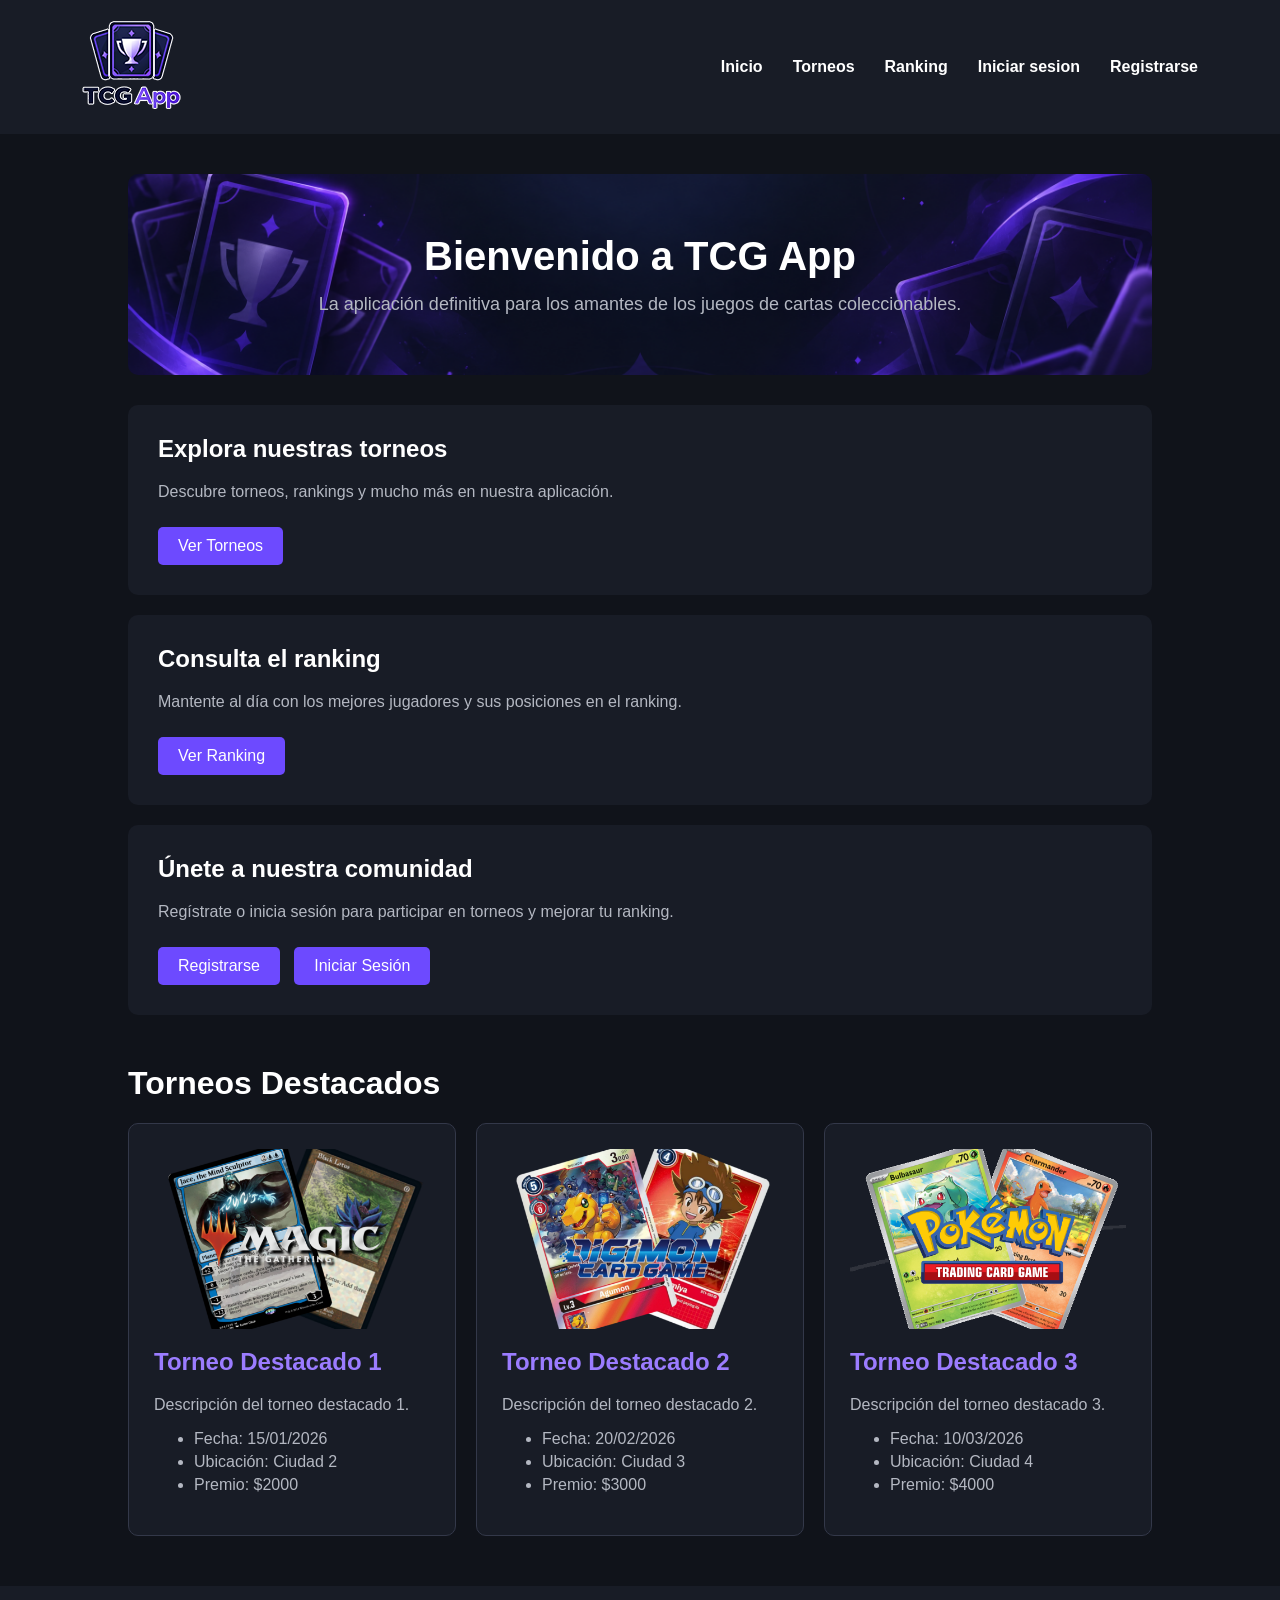
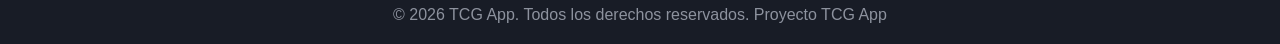
<file: pages/index.html>
<!DOCTYPE html>
<html lang="es">
<head>
    <meta charset="UTF-8">
    <meta name="viewport" content="width=device-width, initial-scale=1.0">
    <title>TCG App</title>
    <link rel="stylesheet" href="../css/stylesheet.css">
</head>
<body>
    <header>
        <nav class="navbar">
            <a href="index.html" class="logo"><img src="../assets/tcgapp_logo.png" alt="TCG App"></a>
            <ul class="nav-links">
                <li><a href="index.html">Inicio</a></li>
                <li><a href="torneos/torneos.html">Torneos</a></li>
                <li><a href="ranking/ranking.html">Ranking</a></li>
                <li><a href="auth/login.html">Iniciar sesion</a></li>
                <li><a href="auth/registro.html">Registrarse</a></li>
            </ul>
        </nav>
    </header>

    <main>
        <div class="hero-content">
            <h1 class="hero-title">Bienvenido a TCG App</h1>
            <p class="hero-text">La aplicación definitiva para los amantes de los juegos de cartas coleccionables.</p>
        </div>
        <div class="main-content">
            <h2 class="main-title">Explora nuestras torneos</h2>
            <p class="main-text">Descubre torneos, rankings y mucho más en nuestra aplicación.</p>
            <a href="torneos/torneos.html" class="main-button">Ver Torneos</a>
        </div>
        <div class="main-content">
            <h2 class="main-title">Consulta el ranking</h2>
            <p class="main-text">Mantente al día con los mejores jugadores y sus posiciones en el ranking.</p>
            <a href="ranking/ranking.html" class="main-button">Ver Ranking</a>
        </div>
        <div class="main-content">
            <h2 class="main-title">Únete a nuestra comunidad</h2>
            <p class="main-text">Regístrate o inicia sesión para participar en torneos y mejorar tu ranking.</p>
            <a href="auth/registro.html" class="main-button">Registrarse</a>
            <a href="auth/login.html" class="main-button">Iniciar Sesión</a>
        </div>

        <div class="main-grid">
            <h1 class="main-title">Torneos Destacados</h1>
                <div class="tournament-list">                 
                    <article class="tournament-card">
                        <img src="../assets/torneo1.png" alt="Torneo Gundam" class="tournament-image">
                        <h2 class="main-title">Torneo Destacado 1</h2>
                        <p class="main-text">Descripción del torneo destacado 1.</p>
                        <ul class="main-list">
                            <li>Fecha: 15/01/2026</li>
                            <li>Ubicación: Ciudad 2</li>
                            <li>Premio: $2000</li>
                        </ul>
                    </article>
                    <article class="tournament-card">
                        <img src="../assets/torneo2.png" alt="Torneo Pokémon" class="tournament-image">
                        <h2 class="main-title">Torneo Destacado 2</h2>
                        <p class="main-text">Descripción del torneo destacado 2.</p>
                        <ul class="main-list">
                            <li>Fecha: 20/02/2026</li>
                            <li>Ubicación: Ciudad 3</li>
                            <li>Premio: $3000</li>
                        </ul>
                    </article>
                    <article class="tournament-card">
                        <img src="../assets/torneo3.png" alt="Torneo One Piece" class="tournament-image">
                        <h2 class="main-title">Torneo Destacado 3</h2>
                        <p class="main-text">Descripción del torneo destacado 3.</p>
                        <ul class="main-list">
                            <li>Fecha: 10/03/2026</li>
                            <li>Ubicación: Ciudad 4</li>
                            <li>Premio: $4000</li>
                        </ul>
                    </article>
                </div>
        </div>

    </main>
    <footer>
        <p>&copy; 2026 TCG App. Todos los derechos reservados. Proyecto TCG App</p>
    </footer>
</body>
</html>
</file>
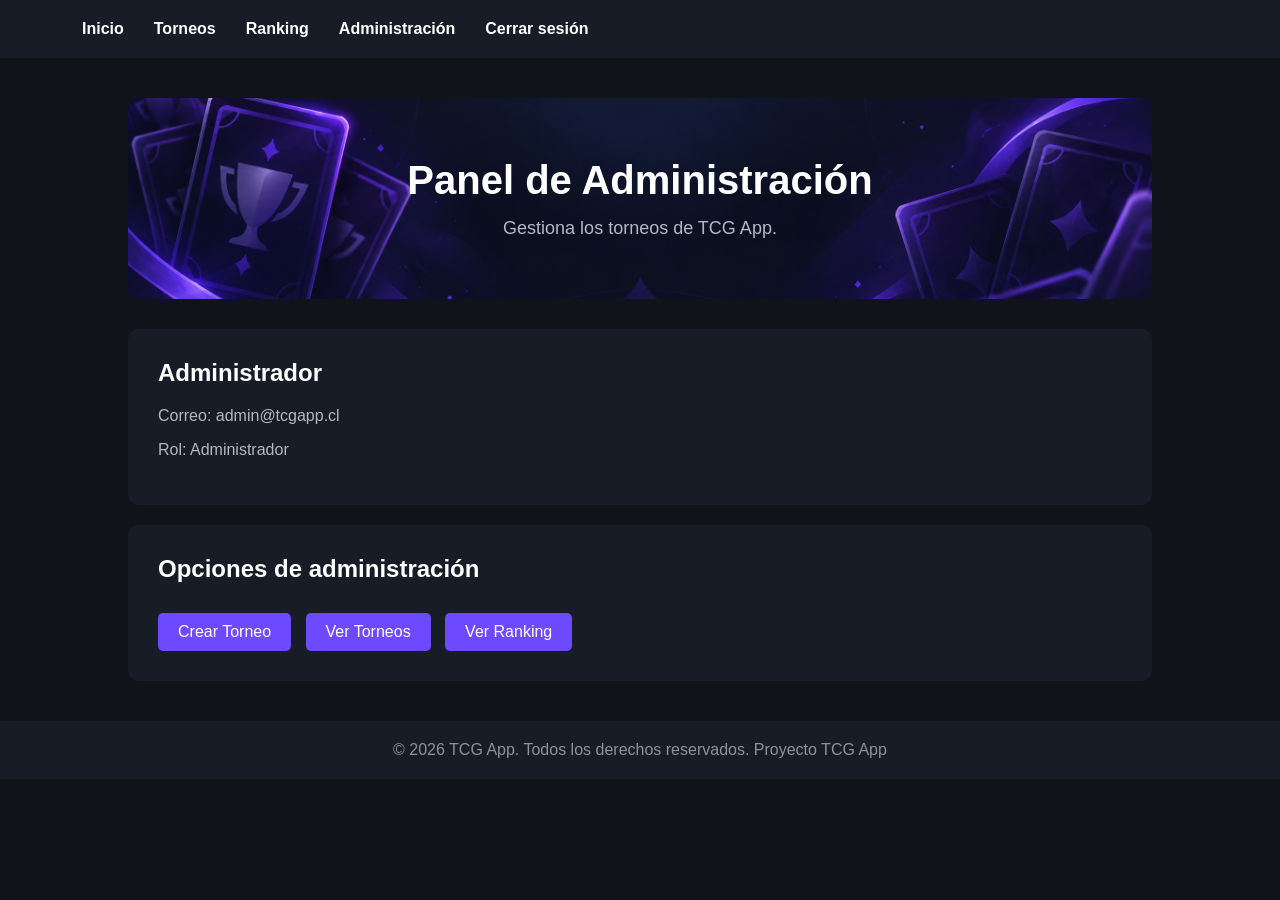
<file: pages/admin/admin.html>
<!DOCTYPE html>
<html lang="es">
<head>
    <meta charset="UTF-8">
    <meta name="viewport" content="width=device-width, initial-scale=1.0">
    <title>Administrador - TCG App</title>
    <link rel="stylesheet" href="../../css/stylesheet.css">
</head>
<body>
    <header>
        <nav class="navbar">
            <ul class="nav-links">
                <li><a href="../index.html">Inicio</a></li>
                <li><a href="../torneos/torneos.html">Torneos</a></li>
                <li><a href="../ranking/ranking.html">Ranking</a></li>
                <li><a href="admin.html">Administración</a></li>
                <li><a href="../auth/login.html">Cerrar sesión</a></li>
            </ul>
        </nav>
    </header>

    <main>
        <div class="hero-content">
            <h1 class="hero-title">Panel de Administración</h1>
            <p class="hero-text">Gestiona los torneos de TCG App.</p>
        </div>

        <div class="main-content">
            <h2 class="main-title">Administrador</h2>
            <p class="main-text">Correo: admin@tcgapp.cl</p>
            <p class="main-text">Rol: Administrador</p>
        </div>

        <div class="main-content">
            <h2 class="main-title">Opciones de administración</h2>
            <a href="crear-torneo.html" class="main-button">Crear Torneo</a>
            <a href="../torneos/torneos.html" class="main-button">Ver Torneos</a>
            <a href="../ranking/ranking.html" class="main-button">Ver Ranking</a>
        </div>
    </main>

    <footer>
        <p>&copy; 2026 TCG App. Todos los derechos reservados. Proyecto TCG App</p>
    </footer>
</body>
</html>
</file>
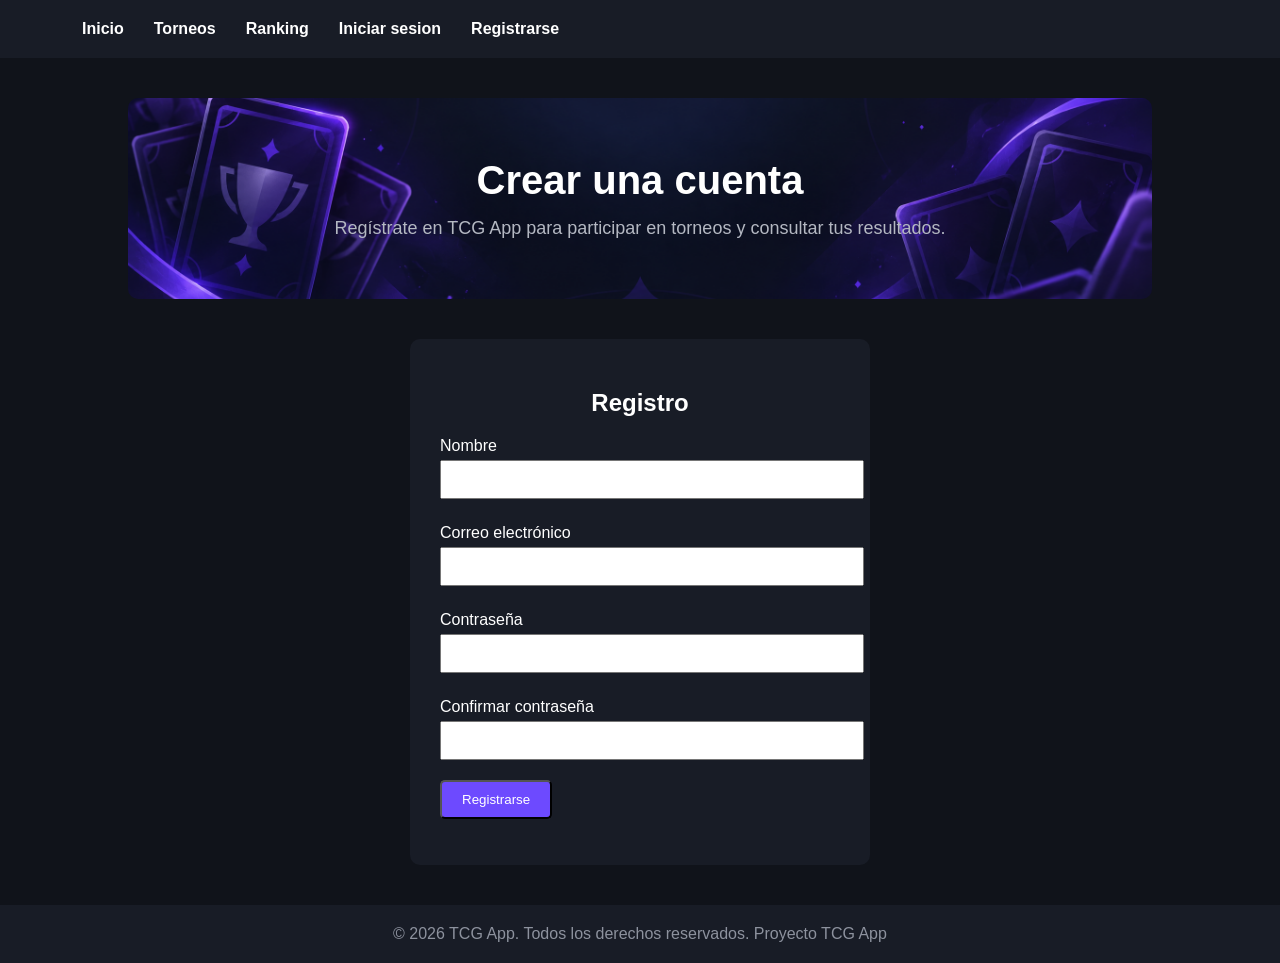
<file: pages/auth/registro.html>
<!DOCTYPE html>
<html lang="es">
<head>
    <meta charset="UTF-8">
    <meta name="viewport" content="width=device-width, initial-scale=1.0">
    <title>Registro - TCG App</title>
    <link rel="stylesheet" href="../../css/stylesheet.css">
</head>
<body>
    <header>
        <nav class="navbar">
            <ul class="nav-links">
                <li><a href="../index.html">Inicio</a></li>
                <li><a href="../torneos/torneos.html">Torneos</a></li>
                <li><a href="../ranking/ranking.html">Ranking</a></li>
                <li><a href="login.html">Iniciar sesion</a></li>
                <li><a href="registro.html">Registrarse</a></li>
            </ul>
        </nav>
    </header>

    <main>
        <div class="hero-content">
            <h1 class="hero-title">Crear una cuenta</h1>
            <p class="hero-text">Regístrate en TCG App para participar en torneos y consultar tus resultados.</p>
        </div>

        <div class="login-content">
            <h2>Registro</h2>

            <form id="registro-form">
                <label for="nombre">Nombre</label>
                <input type="text" id="nombre" required>

                <label for="email">Correo electrónico</label>
                <input type="email" id="email" required>

                <label for="password">Contraseña</label>
                <input type="password" id="password" required>

                <label for="confirm-password">Confirmar contraseña</label>
                <input type="password" id="confirm-password" required>

                <button type="submit" class="main-button">Registrarse</button>

                <p id="registro-message"></p>
            </form>
        </div>
    </main>

    <footer>
        <p>&copy; 2026 TCG App. Todos los derechos reservados. Proyecto TCG App</p>
    </footer>

    <script src="../../js/script.js"></script>
</body>
</html>
</file>
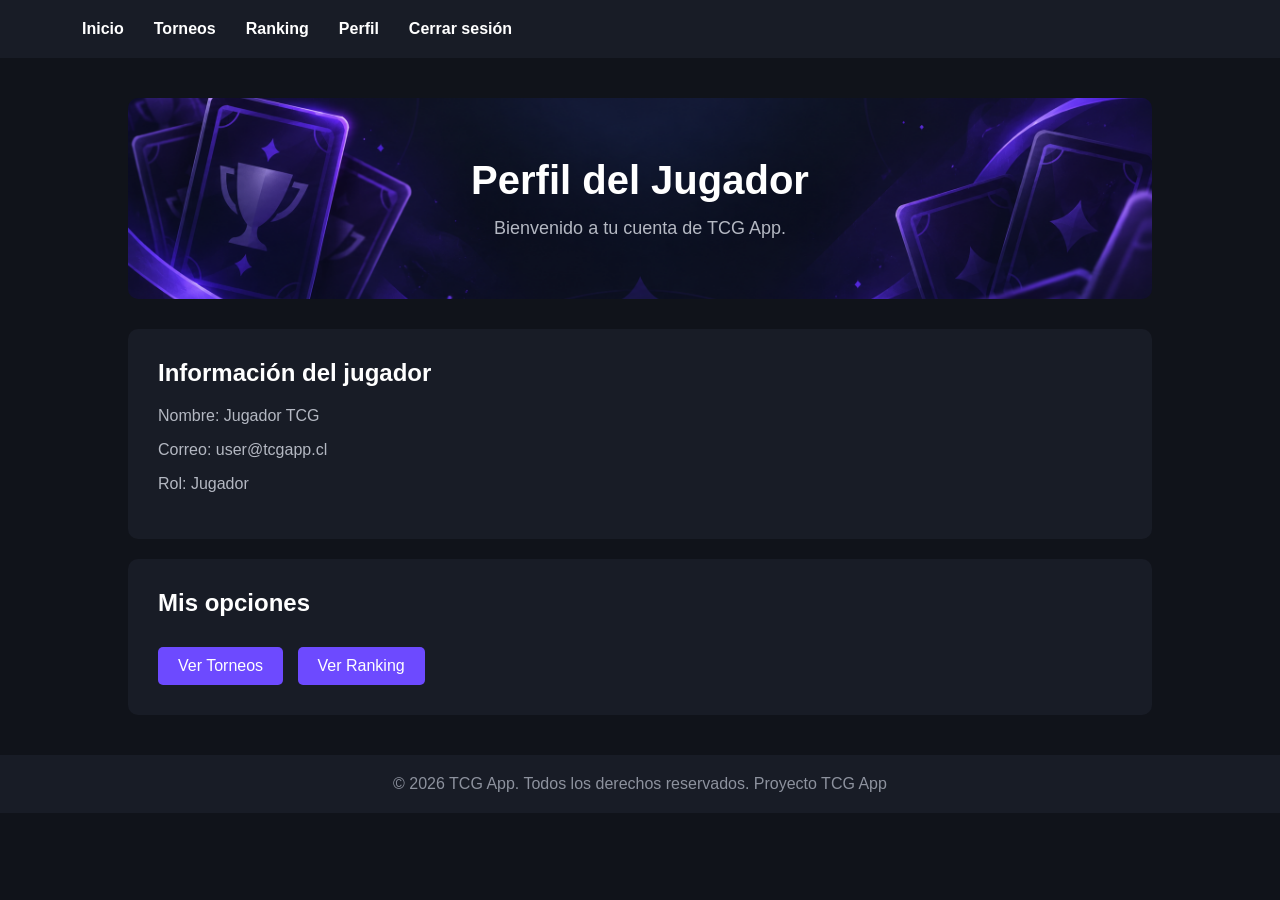
<file: pages/jugador/jugador.html>
<!DOCTYPE html>
<html lang="es">
<head>
    <meta charset="UTF-8">
    <meta name="viewport" content="width=device-width, initial-scale=1.0">
    <title>Perfil Jugador - TCG App</title>
    <link rel="stylesheet" href="../../css/stylesheet.css">
</head>
<body>
    <header>
        <nav class="navbar">
            <ul class="nav-links">
                <li><a href="../index.html">Inicio</a></li>
                <li><a href="../torneos/torneos.html">Torneos</a></li>
                <li><a href="../ranking/ranking.html">Ranking</a></li>
                <li><a href="perfil.html">Perfil</a></li>
                <li><a href="../auth/login.html">Cerrar sesión</a></li>
            </ul>
        </nav>
    </header>

    <main>
        <div class="hero-content">
            <h1 class="hero-title">Perfil del Jugador</h1>
            <p class="hero-text">Bienvenido a tu cuenta de TCG App.</p>
        </div>

        <div class="main-content">
            <h2 class="main-title">Información del jugador</h2>
            <p class="main-text">Nombre: Jugador TCG</p>
            <p class="main-text">Correo: user@tcgapp.cl</p>
            <p class="main-text">Rol: Jugador</p>
        </div>

        <div class="main-content">
            <h2 class="main-title">Mis opciones</h2>
            <a href="../torneos/torneos.html" class="main-button">Ver Torneos</a>
            <a href="../ranking/ranking.html" class="main-button">Ver Ranking</a>
        </div>
    </main>

    <footer>
        <p>&copy; 2026 TCG App. Todos los derechos reservados. Proyecto TCG App</p>
    </footer>
</body>
</html>
</file>
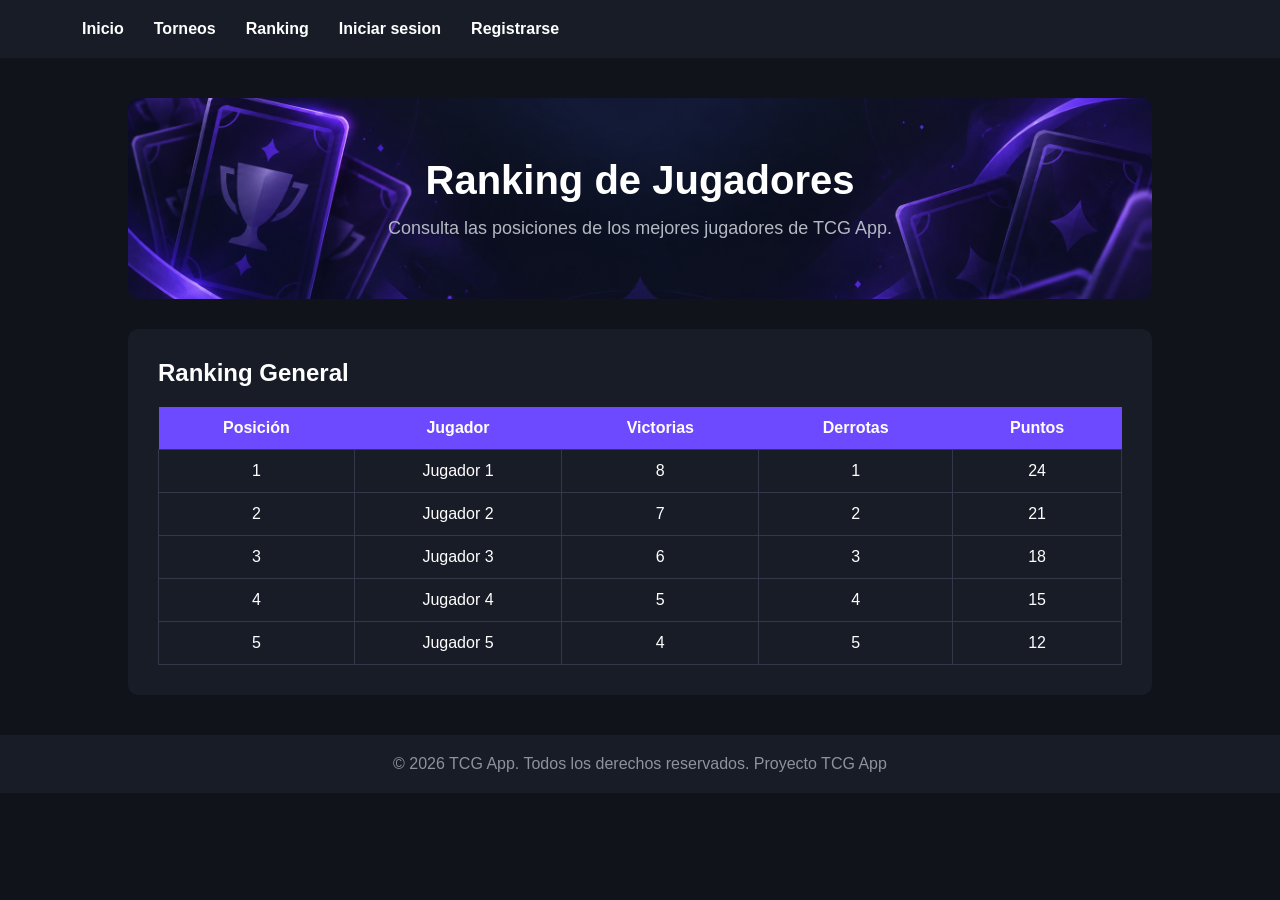
<file: pages/ranking/ranking.html>
<!DOCTYPE html>
<html lang="es">
<head>
    <meta charset="UTF-8">
    <meta name="viewport" content="width=device-width, initial-scale=1.0">
    <title>Ranking - TCG App</title>
    <link rel="stylesheet" href="../../css/stylesheet.css">
</head>
<body>
    <header>
        <nav class="navbar">
            <ul class="nav-links">
                <li><a href="../index.html">Inicio</a></li>
                <li><a href="../torneos/torneos.html">Torneos</a></li>
                <li><a href="ranking.html">Ranking</a></li>
                <li><a href="../auth/login.html">Iniciar sesion</a></li>
                <li><a href="../auth/registro.html">Registrarse</a></li>
            </ul>
        </nav>
    </header>

    <main>
        <div class="hero-content">
            <h1 class="hero-title">Ranking de Jugadores</h1>
            <p class="hero-text">Consulta las posiciones de los mejores jugadores de TCG App.</p>
        </div>

        <div class="main-content">
            <h2 class="main-title">Ranking General</h2>

            <table class="ranking-table">
                <thead>
                    <tr>
                        <th>Posición</th>
                        <th>Jugador</th>
                        <th>Victorias</th>
                        <th>Derrotas</th>
                        <th>Puntos</th>
                    </tr>
                </thead>

                <tbody>
                    <tr>
                        <td>1</td>
                        <td>Jugador 1</td>
                        <td>8</td>
                        <td>1</td>
                        <td>24</td>
                    </tr>

                    <tr>
                        <td>2</td>
                        <td>Jugador 2</td>
                        <td>7</td>
                        <td>2</td>
                        <td>21</td>
                    </tr>

                    <tr>
                        <td>3</td>
                        <td>Jugador 3</td>
                        <td>6</td>
                        <td>3</td>
                        <td>18</td>
                    </tr>

                    <tr>
                        <td>4</td>
                        <td>Jugador 4</td>
                        <td>5</td>
                        <td>4</td>
                        <td>15</td>
                    </tr>

                    <tr>
                        <td>5</td>
                        <td>Jugador 5</td>
                        <td>4</td>
                        <td>5</td>
                        <td>12</td>
                    </tr>
                </tbody>
            </table>
        </div>
    </main>

    <footer>
        <p>&copy; 2026 TCG App. Todos los derechos reservados. Proyecto TCG App</p>
    </footer>
</body>
</html>
</file>
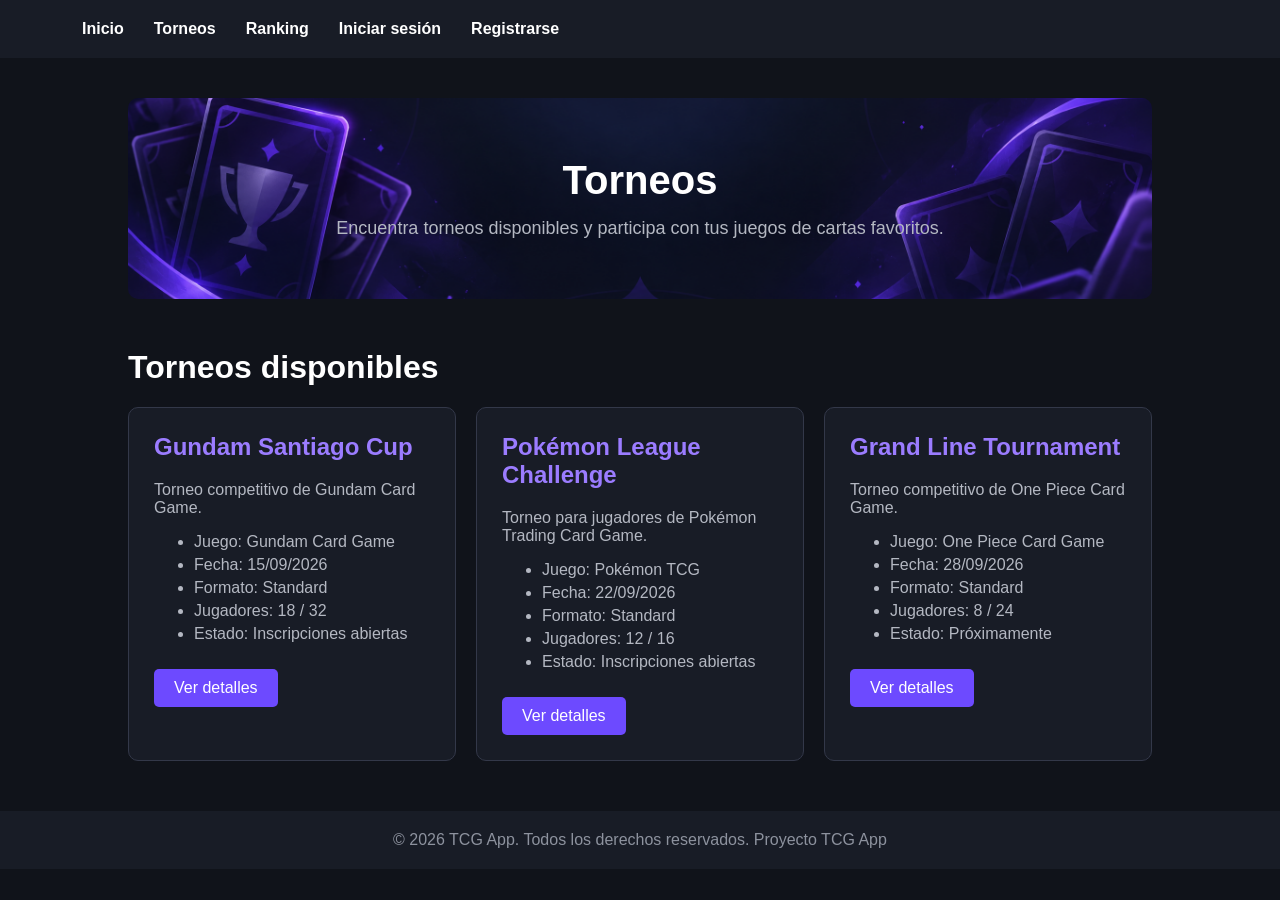
<file: pages/torneos/torneos.html>
<!DOCTYPE html>
<html lang="es">
<head>
    <meta charset="UTF-8">
    <meta name="viewport" content="width=device-width, initial-scale=1.0">
    <title>Torneos - TCG App</title>
    <link rel="stylesheet" href="../../css/stylesheet.css">
</head>
<body>
    <header>
        <nav class="navbar">
            <ul class="nav-links">
                <li><a href="../index.html">Inicio</a></li>
                <li><a href="torneos.html">Torneos</a></li>
                <li><a href="../ranking/ranking.html">Ranking</a></li>
                <li><a href="../auth/login.html">Iniciar sesión</a></li>
                <li><a href="../auth/registro.html">Registrarse</a></li>
            </ul>
        </nav>
    </header>

    <main>
        <div class="hero-content">
            <h1 class="hero-title">Torneos</h1>
            <p class="hero-text">Encuentra torneos disponibles y participa con tus juegos de cartas favoritos.</p>
        </div>

        <div class="main-grid">
            <h1 class="main-title">Torneos disponibles</h1>

            <div class="tournament-list">
                <article class="tournament-card">
                    <h2 class="main-title">Gundam Santiago Cup</h2>
                    <p class="main-text">Torneo competitivo de Gundam Card Game.</p>
                    <ul class="main-list">
                        <li>Juego: Gundam Card Game</li>
                        <li>Fecha: 15/09/2026</li>
                        <li>Formato: Standard</li>
                        <li>Jugadores: 18 / 32</li>
                        <li>Estado: Inscripciones abiertas</li>
                    </ul>
                    <a href="torneo-detalle.html" class="main-button">Ver detalles</a>
                </article>

                <article class="tournament-card">
                    <h2 class="main-title">Pokémon League Challenge</h2>
                    <p class="main-text">Torneo para jugadores de Pokémon Trading Card Game.</p>
                    <ul class="main-list">
                        <li>Juego: Pokémon TCG</li>
                        <li>Fecha: 22/09/2026</li>
                        <li>Formato: Standard</li>
                        <li>Jugadores: 12 / 16</li>
                        <li>Estado: Inscripciones abiertas</li>
                    </ul>
                    <a href="torneo-detalle.html" class="main-button">Ver detalles</a>
                </article>

                <article class="tournament-card">
                    <h2 class="main-title">Grand Line Tournament</h2>
                    <p class="main-text">Torneo competitivo de One Piece Card Game.</p>
                    <ul class="main-list">
                        <li>Juego: One Piece Card Game</li>
                        <li>Fecha: 28/09/2026</li>
                        <li>Formato: Standard</li>
                        <li>Jugadores: 8 / 24</li>
                        <li>Estado: Próximamente</li>
                    </ul>
                    <a href="torneo-detalle.html" class="main-button">Ver detalles</a>
                </article>
            </div>
        </div>
    </main>

    <footer>
        <p>&copy; 2026 TCG App. Todos los derechos reservados. Proyecto TCG App</p>
    </footer>
</body>
</html>
</file>
<file: css/stylesheet.css>
body {
    margin: 0;
    font-family: Arial, Helvetica, sans-serif;
    background-color: #10131a;
    color: white;
}
header {
    background-color: #181c26;
    padding: 20px;
}

.logo {
    width: 120px;
}

.navbar {
    width: 90%;
    margin: auto;
    display: flex;
    justify-content: space-between;
    align-items: center;
}
.nav-links {
    display: flex;
    justify-content: center;
    gap: 30px;
    list-style: none;
    margin: 0;
    padding: 0;
}
.nav-links a {
    color: white;
    text-decoration: none;
    font-weight: bold;
}
.nav-links a:hover {
    color: #9b7cff;
}
main {
    width: 80%;
    margin: auto;
}
.hero-content {
    background-image: url("../assets/tcgapp_banner.png");
    background-size: cover;
    background-position: center;
    background-repeat: no-repeat;
    text-align: center;
    margin-top: 40px;
    margin-bottom: 30px;
    padding: 60px;
    border-radius: 10px;
}
.hero-title {
    font-size: 40px;
    margin: 0;
    margin-bottom: 15px;
}
.hero-text {
    color: #b4b8c2;
    font-size: 18px;
    margin: 0;
}
.main-content {
    background-color: #181c26;
    padding: 30px;
    margin-bottom: 20px;
    border-radius: 10px;
}
.main-title {
    color: white;
    margin-top: 0;
}
.main-text {
    color: #b4b8c2;
}
.main-button {
    display: inline-block;
    background-color: #6d4aff;
    color: white;
    text-decoration: none;
    padding: 10px 20px;
    margin-top: 10px;
    margin-right: 10px;
    border-radius: 5px;
}
.main-button:hover {
    background-color: #8568ff;
}
.main-grid {
    margin-top: 50px;
    margin-bottom: 50px;
}

.tournament-list {
    display: flex;
    gap: 20px;
}
.tournament-card {
    background-color: #181c26;
    padding: 25px;
    border: 1px solid #333849;
    border-radius: 10px;
    width: 33%;
}
.tournament-card h2 {
    color: #9b7cff;
}
.main-list {
    color: #b4b8c2;
}
.main-list li {
    margin-bottom: 5px;
}
footer {
    background-color: #181c26;
    text-align: center;
    padding: 20px;
    margin-top: 40px;
}
footer p {
    color: #8d929e;
    margin: 0;
}

.login-content {
    width: 400px;
    background-color: #181c26;
    margin: 40px auto;
    padding: 30px;
    border-radius: 10px;
}
.login-content h2 {
    text-align: center;
}
.login-content label {
    display: block;
    margin-top: 15px;
    margin-bottom: 5px;
}
.login-content input {
    width: 100%;
    padding: 10px;
    margin-bottom: 10px;
}
#login-message {
    color: red;
}

.ranking-table {
    width: 100%;
    border-collapse: collapse;
    margin-top: 20px;
}

.ranking-table th {
    background-color: #6d4aff;
    padding: 12px;
}

.ranking-table td {
    background-color: #181c26;
    padding: 12px;
    text-align: center;
    border: 1px solid #333849;
}

.tournament-image {
    width: 100%;
    height: 180px;
    border-radius: 8px;
    margin-bottom: 15px;
    object-fit: cover;
}
</file>
